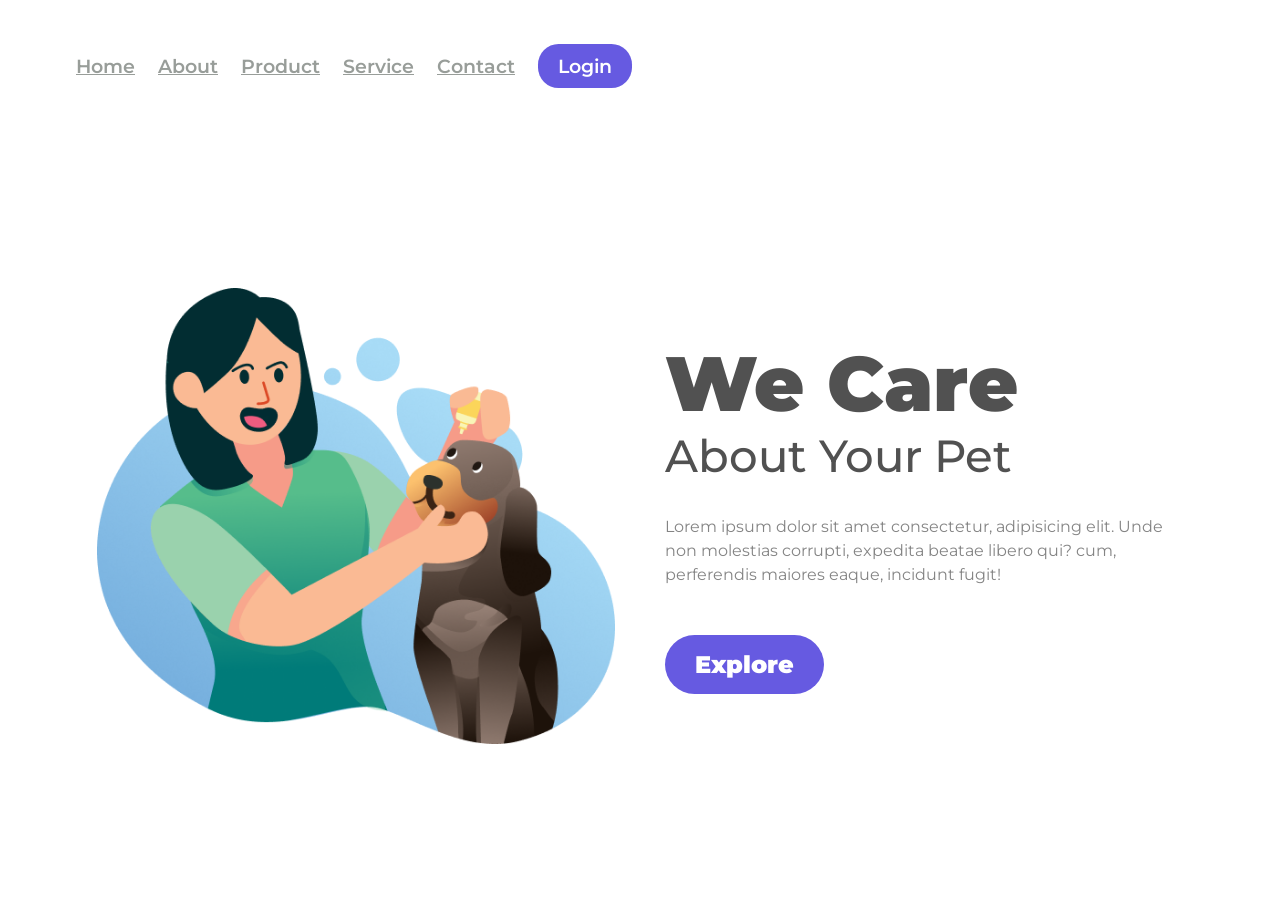
<file: desafio 1/index.html>
<!DOCTYPE html>
<html lang="pt-br">
<head>
    <meta charset="UTF-8">
    <meta name="viewport" content="width=device-width, initial-scale=1.0">
    <link rel="stylesheet" href="./styles.css">
    <title>We Care</title>
</head>
<body>
    <header>
        <div class="header-links-container">
            <a class="link-header" href="">Home</a>
            <a class="link-header" href="">About</a>
            <a class="link-header" href="">Product</a>
            <a class="link-header" href="">Service</a>
            <a class="link-header" href="">Contact</a>
            <button class="button-header">Login</button>

        </div>
    </header>

    <main>
        <img src="./img/we-care.png" alt="we-care-logo" class="img-logo">
    
        <section>
            <h1>We Care</h1>
            <h2>About Your Pet</h2>
            <p>Lorem ipsum dolor sit amet consectetur, adipisicing elit. Unde non molestias corrupti, expedita beatae libero qui?  cum, perferendis maiores eaque, incidunt fugit!</p>

            <button class="button-main">Explore</button>
        </section>
        
        
    </main>


</body>
</html>
</file>
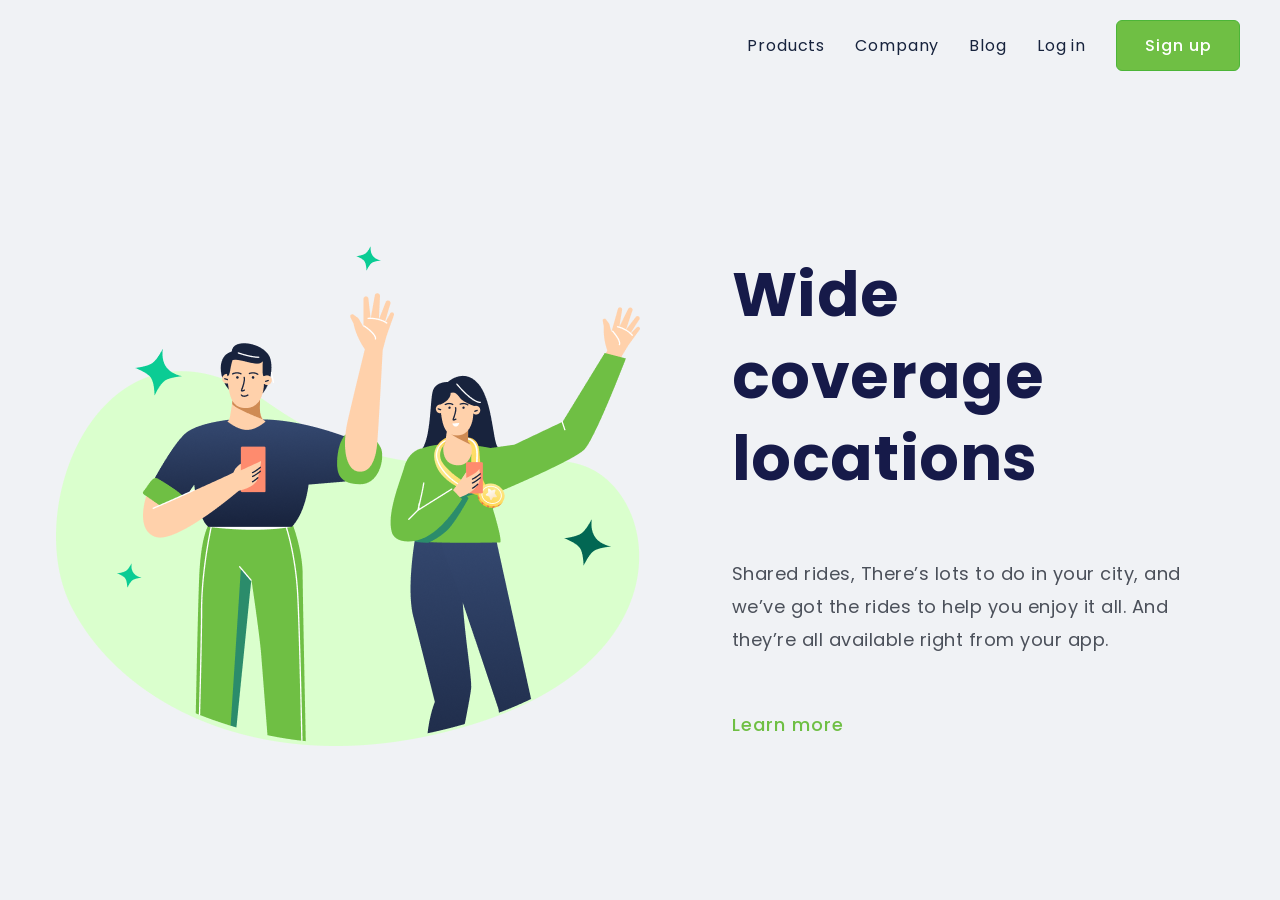
<file: desafio 2/index.html>
<!DOCTYPE html>
<html lang="pt-br">
<head>
    <meta charset="UTF-8">
    <meta name="viewport" content="width=device-width, initial-scale=1.0">
    <link rel="stylesheet" href="styles.css">
    <title>Desafio-01-CSS</title>
</head>
<body>
    <header>
        <a class="link-menu">Products</a>
        <a class="link-menu">Company</a>
        <a class="link-menu">Blog</a>
        <a class="link-menu">Log in</a>
        <button class="button-sign-up">Sign up</button>
    </header>

    <main>
        <img src="./img/positive.png" alt="Imagem positiva">

        <div>
            <h1>Wide coverage locations</h1>
            <p>Shared rides, There’s lots to do in your city, and we’ve got the rides to help you enjoy it all. And they’re all available right from your app.</p>
            <a class="link-main">Learn more</a>
        </div>
    </main>

</body>
</html>
</file>
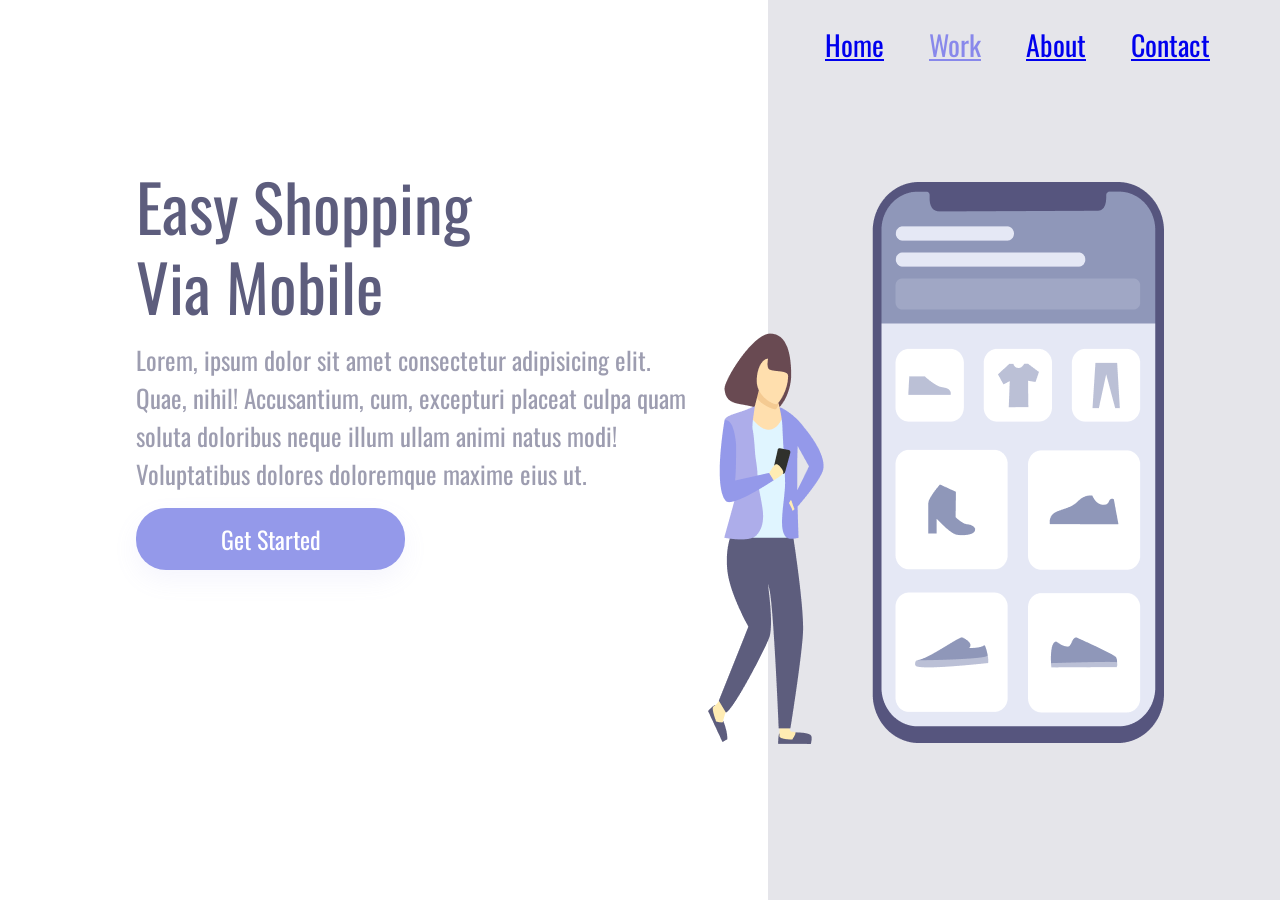
<file: desafio 3/index.html>
<!DOCTYPE html>
<html lang="en">
<head>
    <meta charset="UTF-8">
    <meta name="viewport" content="width=device-width, initial-scale=1.0">
    <link rel="stylesheet" href="style.css">
    <title>CSS - Responsividade projeto</title>
</head>
<body>
    <div class="container">
        <section class="container-left">
            <h1>Easy Shopping Via Mobile</h1>
            <p>Lorem, ipsum dolor sit amet consectetur adipisicing elit. Quae, nihil! Accusantium, cum, excepturi placeat culpa quam soluta doloribus neque illum ullam animi natus modi! Voluptatibus dolores doloremque maxime eius ut.</p>

            <button>Get Started</button>
        </section>

        <section class="container-right">
            <header>
                <a href="#">Home</a>
                <a href="#">Work</a>
                <a href="#">About</a>
                <a href="#">Contact</a>
            </header>

            <img src="./Illustration.png" alt="girl-cellphone">
        </section>
    </div>
</body>
</html>
</file>
<file: desafio 1/styles.css>
@import url('https://fonts.googleapis.com/css2?family=Montserrat:ital,wght@0,100..900;1,100..900&display=swap');
/* Importa a fonte 'Montserrat' do Google Fonts. */

*{
    /* Reseta estilos padrão para todos os elementos. */
    font-family: 'Montserrat', sans-serif; /* Define a fonte padrão. */
    margin: 0; /* Remove margem externa padrão. */
    padding: 0; /* Remove preenchimento interno padrão. */
    box-sizing: border-box; /* Inclui padding e borda na largura/altura. */
}

body {
    /* Garante que o corpo ocupe 100% da largura da tela. */
    width: 100vw;
    display: flex;
    flex-direction: column; /* Organiza os elementos em coluna por padrão. */
    min-height: 100vh; /* Garante que o body ocupe a altura total da viewport. */
}

header{
    /* Estilos para o cabeçalho. */
    display: flex; /* Transforma o cabeçalho em um container flexível. */
    justify-content: space-between; /* Distribui os itens (links e botão) com espaço entre eles. */
    align-items: center; /* Alinha os itens verticalmente ao centro. */
    padding: 44px 76px; /* Preenchimento para desktop. */
    width: 100%; /* Ocupa a largura total. */
}

.header-links-container {
    display: flex; /* Transforma este container em flex para organizar os links */
    align-items: center;
    gap: 23px; /* AQUI! Define o espaçamento DE 23px ENTRE cada link */
}

.link-header{
    /* Estilos para os links de navegação no cabeçalho. */
    font-weight: 600; /* Espessura da fonte. */
    font-size: 1.2rem; /* Tamanho da fonte relativo. */
    line-height: 1.5; /* Altura da linha relativa. */
    color: #989d99; /* Cor do texto. */
    cursor: pointer; /* Muda o cursor para indicar clicável. */
    transition: color 0.3s ease; /* Transição suave para a cor. */
}

.link-header:hover {
    color: #665ae1; /* Muda a cor para o roxo do botão ao passar o mouse. */
}

.button-header{
    /* Estilos para o botão de "Sign up" no cabeçalho. */
    background: #665ae1; /* Cor de fundo. */
    border-radius: 20.5px; /* Arredondamento dos cantos. */
    padding: 10px 20px; /* Preenchimento para melhor adaptação. */
    border: none; /* Remove a borda. */
    font-weight: 600; /* Espessura da fonte. */
    font-size: 1.2rem; /* Tamanho da fonte relativo. */
    color: #ffffff; /* Cor do texto. */
    cursor: pointer; /* Muda o cursor para indicar clicável. */
    white-space: nowrap; /* Evita que o texto do botão quebre. */
    transition: background 0.3s ease; /* Transição suave para o fundo. */
}

.button-header:hover {
    background: #5044c4; /* Escurece o botão ao passar o mouse. */
}

/* Container principal para a imagem e a seção de texto */
main {
    display: flex; /* Transforma o main em um container flexível. */
    flex-direction: row; /* Itens em linha por padrão (desktop). */
    align-items: center; /* Alinha os itens verticalmente ao centro. */
    justify-content: center; /* Centraliza os itens horizontalmente. */
    flex-grow: 1; /* Permite que o main ocupe o espaço restante verticalmente. */
    padding: 50px 5%; /* Preenchimento responsivo. */
    gap: 50px; /* Espaçamento entre a imagem e a seção de texto. */
}

.img-logo{
    /* Estilos para a imagem principal. */
    max-width: 568px; /* Largura máxima da imagem, como no design original. */
    width: 45%; /* A imagem ocupará no máximo 45% da largura do seu container. */
    height: auto; /* A altura se ajusta proporcionalmente à largura. */
    display: block; /* Garante que a imagem se comporte como um bloco. */
}

section{
    /* Estilos para a seção de conteúdo principal. */
    width: 45%; /* A seção ocupará 45% da largura do seu container. */
    max-width: 580px; /* Limita a largura máxima da seção de texto. */
    display: flex;
    flex-direction: column; /* Organiza os elementos internos da seção em coluna. */
    align-items: flex-start; /* Alinha o texto à esquerda por padrão. */
}

h1{
    /* Estilos para o título principal. */
    font-weight: 900; /* Espessura da fonte. */
    font-size: clamp(3rem, 6vw, 6.25rem); /* Tamanho da fonte fluido. */
    line-height: 1.2; /* Altura da linha relativa. */
    color: #515151; /* Cor do texto. */
}

h2{
    /* Estilos para o subtítulo. */
    font-weight: 500; /* Espessura da fonte. */
    font-size: clamp(2rem, 3.5vw, 3.625rem); /* Tamanho da fonte fluido. */
    line-height: 1.2; /* Altura da linha relativa. */
    color: #515151; /* Cor do texto. */
}

p{
    /* Estilos para o parágrafo de texto. */
    font-weight: 400; /* Espessura da fonte. */
    font-size: clamp(1rem, 1.2vw, 1.5rem); /* Tamanho da fonte fluido. */
    line-height: 1.5; /* Altura da linha relativa. */
    color: #848484; /* Cor do texto. */
    max-width: 515px; /* Largura máxima. */
    width: 100%; /* Ocupa 100% da largura disponível. */
    margin-top: 2rem; /* Margem superior relativa. */
    margin-bottom: 3rem; /* Margem inferior relativa. */
}

.button-main{
    /* Estilos para o botão principal na seção de conteúdo. */
    background: #665ae1; /* Cor de fundo. */
    border-radius: 32px; /* Arredondamento dos cantos. */
    padding: 15px 30px; /* Preenchimento. */
    border: none; /* Remove a borda. */
    font-weight: 900; /* Espessura da fonte. */
    font-size: 1.5rem; /* Tamanho da fonte relativo. */
    color: #ffffff; /* Cor do texto. */
    cursor: pointer; /* Muda o cursor para indicar clicável. */
    white-space: nowrap; /* Evita que o texto do botão quebre. */
    transition: background 0.3s ease; /* Transição suave para o hover. */
}

.button-main:hover {
    background: #5044c4; /* Escurece o botão ao passar o mouse. */
}

/* ==================================================================================== */
/* MEDIA QUERIES para Responsividade */
/* ==================================================================================== */

/* Estilos para Telas Menores (como iPhone, tablets pequenos - até 800px de largura) */
@media screen and (max-width: 800px) {
    header{
        display: none; /* Oculta o cabeçalho em telas menores. */
    }

    main{
        flex-direction: column; /* Empilha a imagem e a seção de texto verticalmente. */
        align-items: center; /* Centraliza os itens flexíveis horizontalmente. */
        padding: 30px 20px; /* Preenchimento responsivo. */
        gap: 30px; /* Espaçamento entre a imagem e a seção de texto. */
    }

    .img-logo{
        width: 90%; /* A imagem ocupa 90% da largura do container. */
        max-width: 400px; /* Limita a largura máxima. */
        margin: 0; /* Remove margens fixas. */
    }

    section{
        margin: 0 auto; /* Centraliza a seção horizontalmente. */
        width: 90%; /* A seção ocupa 90% da largura do container. */
        text-align: center; /* Centraliza todo o texto dentro da seção. */
        padding-top: 0; /* Ajustado para usar 'gap' no 'main'. */
    }

    h1{
        font-size: clamp(2.5rem, 8vw, 3.125rem); /* Tamanho de fonte fluido para mobile. */
        line-height: 1.2;
    }

    h2{
        font-size: clamp(1.5rem, 5vw, 1.75rem); /* Tamanho de fonte fluido para mobile. */
        line-height: 1.2;
    }

    p{
        display: none; /* Oculta o parágrafo em telas menores. */
    }

    .button-main{
        margin: 30px auto 0 auto; /* Margem superior e centralização. */
        width: 100%; /* Botão ocupa a largura total. */
        max-width: 300px; /* Limita a largura máxima. */
        padding: 15px 0; /* Ajusta o padding. */
    }
}
</file>
<file: desafio 2/styles.css>
@import url('https://fonts.googleapis.com/css2?family=Poppins:ital,wght@0,100;0,200;0,300;0,400;0,500;0,600;0,700;0,800;0,900;1,100;1,200;1,300;1,400;1,500;1,600;1,700;1,800;1,900&display=swap');

/* Reset Básico */
*{
    margin: 0;
    padding: 0;
    box-sizing: border-box;
    font-family: 'Poppins', sans-serif;
}

/* Estilos Globais para o Body */
body {
    min-height: 100vh; /* Garante que o body ocupe a altura total da viewport */
    display: flex; /* Usamos flexbox no body para organizar o header e o main */
    flex-direction: column; /* Coloca header e main um abaixo do outro */
    background-color: #f0f2f5; /* Cor de fundo para o body */
}

/* ================== HEADER ================== */
header {
    display: flex; /* Transforma o header em um container flex */
    justify-content: flex-end; /* Alinha os itens à direita por padrão (desktop) */
    align-items: center; /* Centraliza verticalmente os itens */
    padding: 20px 40px; /* Adiciona padding para espaçamento interno */
    width: 100%; /* Garante que o header ocupe toda a largura */
    gap: 30px; /* Espaçamento entre os itens do header */
}

.link-menu {
    font-weight: 400;
    font-size: 16px;
    line-height: 21px;
    letter-spacing: 0.875px;
    color: #17233d;
    text-decoration: none; /* Remove sublinhado padrão de links */
    cursor: pointer;
    /* Removido margin-right fixo, agora usamos gap no header */
}

.button-sign-up {
    width: 124px;
    height: 51px;
    background: #6fbf44;
    border: 1px solid #4cb538;
    border-radius: 6px;
    color: #ffffff;
    font-weight: 500;
    font-size: 16px;
    line-height: 24px;
    letter-spacing: 1px;
    cursor: pointer;
    flex-shrink: 0; /* Impede que o botão encolha em telas pequenas */
}

/* ================== MAIN CONTENT ================== */
main {
    display: flex; /* Transforma o main em um container flex */
    flex-direction: row; /* Itens lado a lado por padrão (desktop) */
    justify-content: center; /* Centraliza horizontalmente o conteúdo */
    align-items: center; /* Centraliza verticalmente o conteúdo */
    gap: 80px; /* Espaçamento entre a imagem e o bloco de texto */
    padding: 40px; /* Padding geral para o conteúdo principal */
    flex-grow: 1; /* Permite que o main ocupe o espaço vertical restante */
    flex-wrap: wrap; /* Importante! Permite que os itens quebrem a linha */
}

img {
    max-width: 50%; /* A imagem pode ter no máximo 50% da largura do main */
    height: auto; /* Mantém a proporção da imagem ao redimensionar */
    display: block; /* Remove o espaço extra abaixo da imagem */
    flex-shrink: 1; /* Permite que a imagem encolha */
    min-width: 300px; /* Garante que a imagem não fique pequena demais em desktop */
}

div { /* Este é o container do texto (h1, p, a) */
    max-width: 493px; /* Largura máxima para o bloco de texto */
    width: 100%; /* Ocupa 100% da largura disponível dentro do max-width */
    text-align: left; /* Alinhamento padrão para desktop */
    /* Removido display: inline-block e margin-left fixos, flexbox cuida disso */
}

h1 {
    font-weight: 700;
    font-size: 62px; /* Tamanho da fonte para desktop */
    line-height: 82px;
    letter-spacing: 0.6px;
    color: #161A49;
}

p {
    font-weight: 400;
    font-size: 18px;
    line-height: 33px;
    letter-spacing: 0.5px;
    color: #4B505A;
    margin-top: 57px;
    margin-bottom: 55px;
}

.link-main {
    font-weight: 500;
    font-size: 18px;
    line-height: 27px;
    letter-spacing: 1px;
    color: #6FBF44;
    cursor: pointer;
    text-decoration: none; /* Remove sublinhado padrão de links */
}

/* ================== MEDIA QUERIES (PARA RESPONSIVIDADE) ================== */

/* Para telas de tablet e desktops menores (até 1024px de largura) */
@media (max-width: 1024px) {
    header {
        padding: 15px 30px; /* Reduz o padding do header */
        gap: 20px; /* Reduz o espaçamento entre os itens */
    }

    main {
        flex-direction: column; /* Empilha a imagem e o texto */
        gap: 40px; /* Reduz o espaçamento entre eles */
        padding: 30px;
    }

    img {
        max-width: 80%; /* A imagem pode ocupar mais espaço quando empilhada */
        min-width: unset; /* Remove o min-width para permitir que encolha mais */
    }

    div {
        text-align: center; /* Centraliza o texto */
        max-width: 600px; /* Permite que o bloco de texto seja um pouco maior */
    }

    h1 {
        font-size: 48px; /* Reduz o tamanho da fonte do h1 */
        line-height: 1.2;
    }

    p {
        font-size: 16px; /* Reduz o tamanho da fonte do parágrafo */
        line-height: 1.6;
        margin-top: 30px;
        margin-bottom: 30px;
    }
}

/* Para telas de celular (até 768px de largura) */
@media (max-width: 768px) {
    header {
        justify-content: flex-end; /* Apenas o botão "Sign up" visível à direita */
        padding: 15px 20px;
    }

    .link-menu {
        display: none; /* Oculta os links de navegação para mobile */
    }

    .button-sign-up {
        width: 100px; /* Reduz a largura do botão */
        height: 40px; /* Reduz a altura do botão */
        font-size: 14px; /* Reduz o tamanho da fonte do botão */
    }

    main {
        padding: 20px; /* Reduz o padding do main */
        gap: 30px; /* Reduz o espaçamento */
    }

    img {
        max-width: 90%; /* A imagem pode ocupar quase toda a largura */
    }

    div {
        max-width: 100%; /* O bloco de texto ocupa toda a largura disponível */
        padding: 0 10px; /* Pequeno padding horizontal para o texto não colar nas bordas */
    }

    h1 {
        font-size: 36px; /* Reduz ainda mais o tamanho da fonte do h1 */
        line-height: 1.2;
    }

    p {
        font-size: 15px; /* Reduz o tamanho da fonte do parágrafo */
        line-height: 1.5;
        margin-top: 20px;
        margin-bottom: 20px;
    }

    .link-main {
        font-size: 16px; /* Reduz o tamanho da fonte do link */
    }
}
</file>
<file: desafio 3/style.css>
@import url('https://fonts.googleapis.com/css2?family=Oswald:wght@200..700&display=swap');

* {
    box-sizing: border-box;
    margin: 0;
    padding: 0;
    font-family: 'Oswald', sans-serif;
    font-weight: 400;
}

.container{
    height: 100vh;
    width: 100vw;
    color: #5D5D7D;
}

.container-left{
    display: inline-block;
    width: 60%;
    padding-left: 136px;
    margin-top: 13%;
}

.container-right{
    display: inline-block;
    background-color: rgba(93, 93, 125, 0.16);
    height: 100vh;
    width: 40%;
    position: absolute;
}

img{
    position: relative;
    top: 13%;
    right: 60px;
}

h1{
    font-size: 65px;
    line-height: 80px;
    width: 368px;
}

p{
    font-size: 25px;
    line-height: 38px;
    opacity: 0.6;
    margin: 15px 0;
    width: 570px;
}

button{
    width: 269px;
    height: 62px;
    color: #FFFFFF;
    background: #9499EA;
    box-shadow: 0px 10px 24px #9499EA19;
    border: none;
    border-radius: 30px;
    font-size: 24px;
    line-height: 36px;
    text-align: center;
    cursor: pointer;
}

button:hover{
    opacity: 0.8;
}

button:active{
    opacity: 0.5;
}

a{
    font-size: 28px;
    line-height: 41px;
    margin-right: 41px;
    cursor: pointer;
}

a:nth-child(2){
    opacity: 0.4;
}

a:hover{
    opacity: 0.4;
}

a:active{
    opacity: 0.8;
}

header{
    margin: 24px 0 0 57px;
}

@media screen and (max-width: 900px) {
    .container-left{
        width: 100%;
        height: 50%;
        padding: 0;
        margin: 0;
    }

    .container-right{
        display: block;
        height: auto;
        width: 100%;
        position: static;
        padding: 40px;
    }

    img{
        position: static;
        max-width: 90%;
    }

    header{
        display: none;
    }

    h1{
        font-size: 36px;
        line-height: 52px;
        width: auto;
        margin: 58px 50px 0 50px;
        text-align: center;
    }

    p{
        margin: 15px 40px;
        width: auto;
        text-align: center;
        font-size: 14px;
        line-height: 24px;
    }

    button{
        margin: 0 auto;
        display: block;
    }
}

@media screen and (max-width: 330px) {
    .container-left{
        height: 70%;
    }
}
</file>
